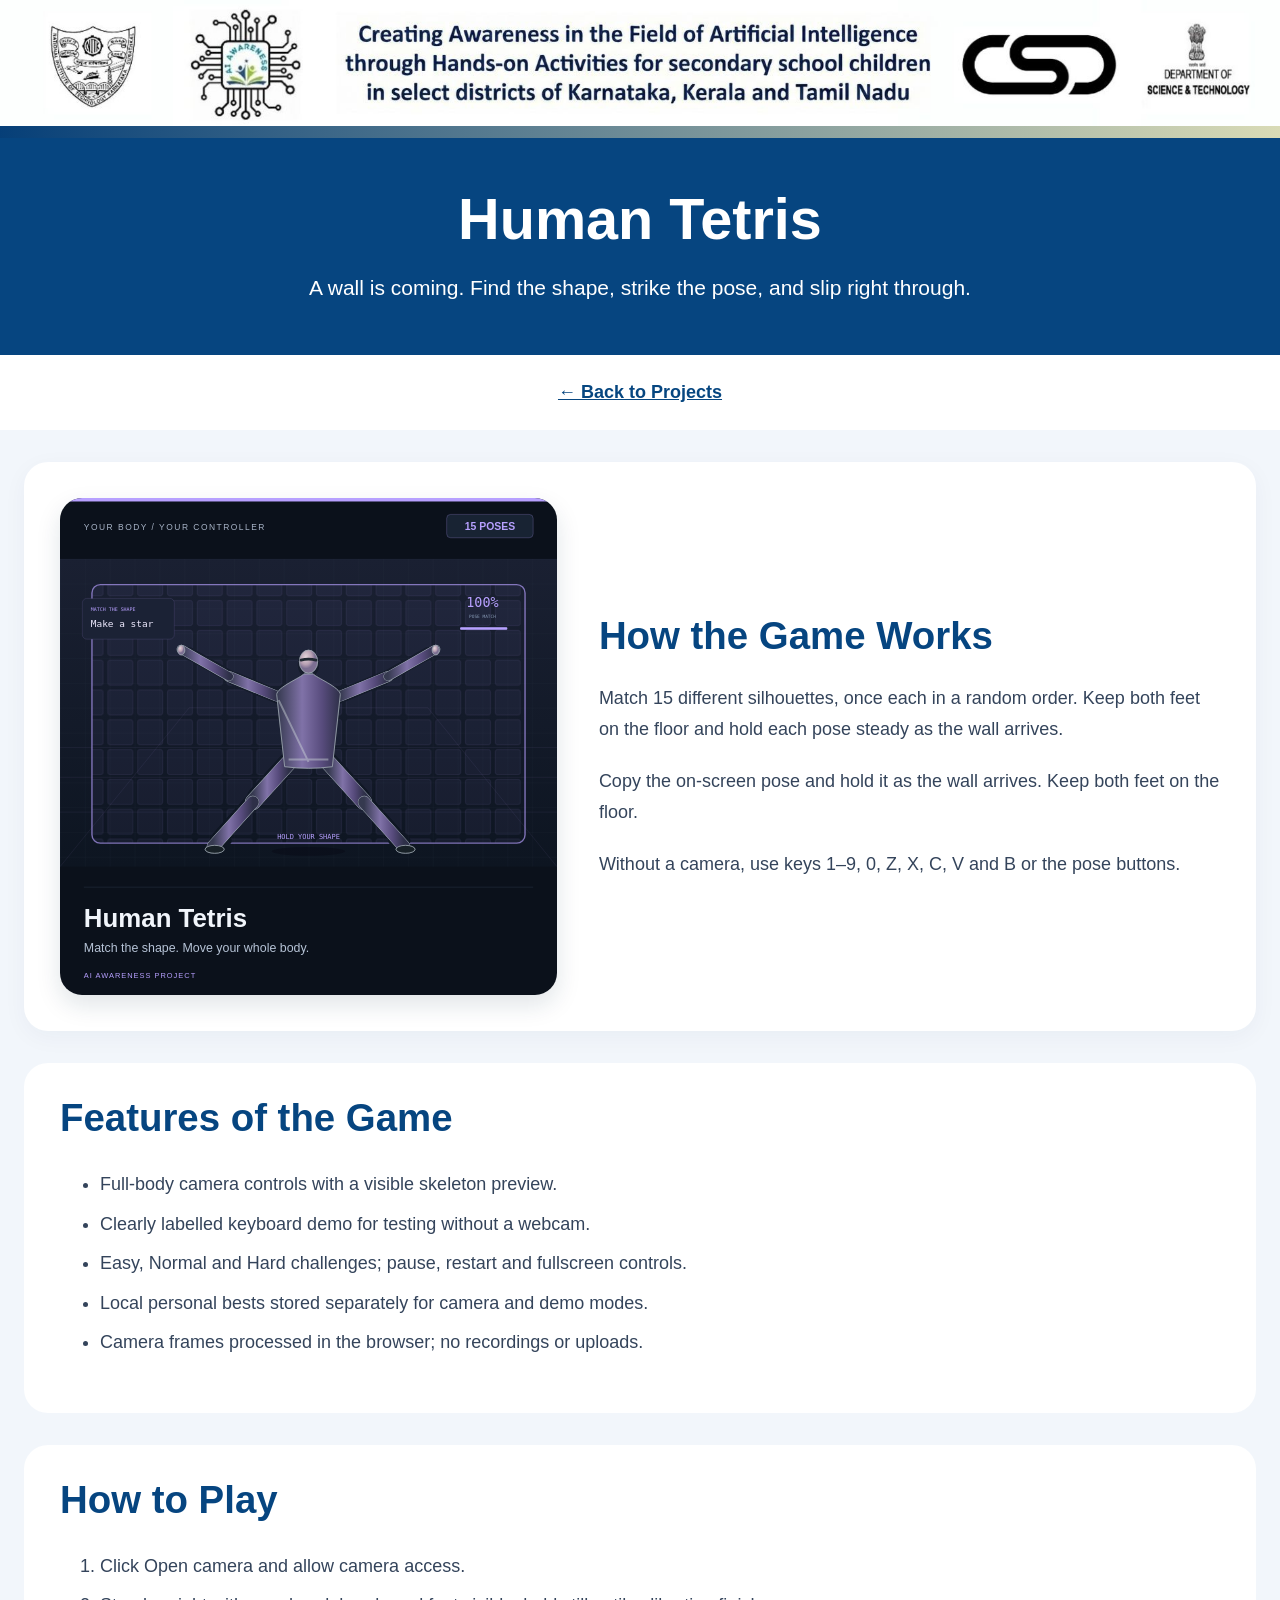
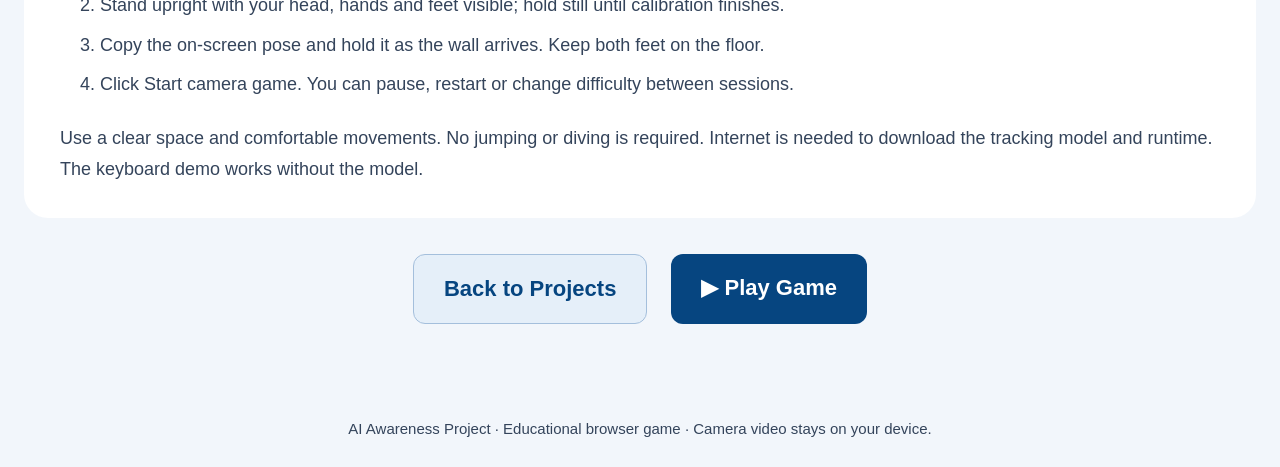
<file: index.html>
<!doctype html><html lang="en"><head><meta charset="utf-8"><meta name="viewport" content="width=device-width,initial-scale=1"><title>Human Tetris · AI Awareness Project</title><meta name="description" content="A wall is coming. Find the shape, strike the pose, and slip right through."><link rel="stylesheet" href="assets/details.css"></head><body><div class="institution"><img src="assets/ai-awareness-banner.jpg" alt="AI Awareness Project: hands-on activities for secondary school children in Karnataka, Kerala and Tamil Nadu, with institutional partners"></div><header class="hero"><h1>Human Tetris</h1><p>A wall is coming. Find the shape, strike the pose, and slip right through.</p></header><nav class="nav" aria-label="Project"><a href="https://ai-awareness-kkt.github.io/webpage/projects.html">← Back to Projects</a></nav><main><section class="feature" id="how-it-works"><img class="art" src="assets/project-thumbnail.svg" alt="Illustration of Human Tetris"><div><h2>How the Game Works</h2><p>Match 15 different silhouettes, once each in a random order. Keep both feet on the floor and hold each pose steady as the wall arrives.</p><p>Copy the on-screen pose and hold it as the wall arrives. Keep both feet on the floor.</p><p>Without a camera, use keys 1–9, 0, Z, X, C, V and B or the pose buttons.</p></div></section>


<section class="section"><h2>Features of the Game</h2><ul><li>Full-body camera controls with a visible skeleton preview.</li><li>Clearly labelled keyboard demo for testing without a webcam.</li><li>Easy, Normal and Hard challenges; pause, restart and fullscreen controls.</li><li>Local personal bests stored separately for camera and demo modes.</li><li>Camera frames processed in the browser; no recordings or uploads.</li></ul></section>
<section class="section" id="instructions"><h2>How to Play</h2><ol><li>Click Open camera and allow camera access.</li><li>Stand upright with your head, hands and feet visible; hold still until calibration finishes.</li><li>Copy the on-screen pose and hold it as the wall arrives. Keep both feet on the floor.</li><li>Click Start camera game. You can pause, restart or change difficulty between sessions.</li></ol><p>Use a clear space and comfortable movements. No jumping or diving is required. Internet is needed to download the tracking model and runtime. The keyboard demo works without the model.</p></section><div class="actions"><a class="button secondary" href="https://ai-awareness-kkt.github.io/webpage/projects.html">Back to Projects</a><a class="button" href="play.html">▶ Play Game</a></div></main><footer>AI Awareness Project · Educational browser game · Camera video stays on your device.</footer></body></html>
</file>
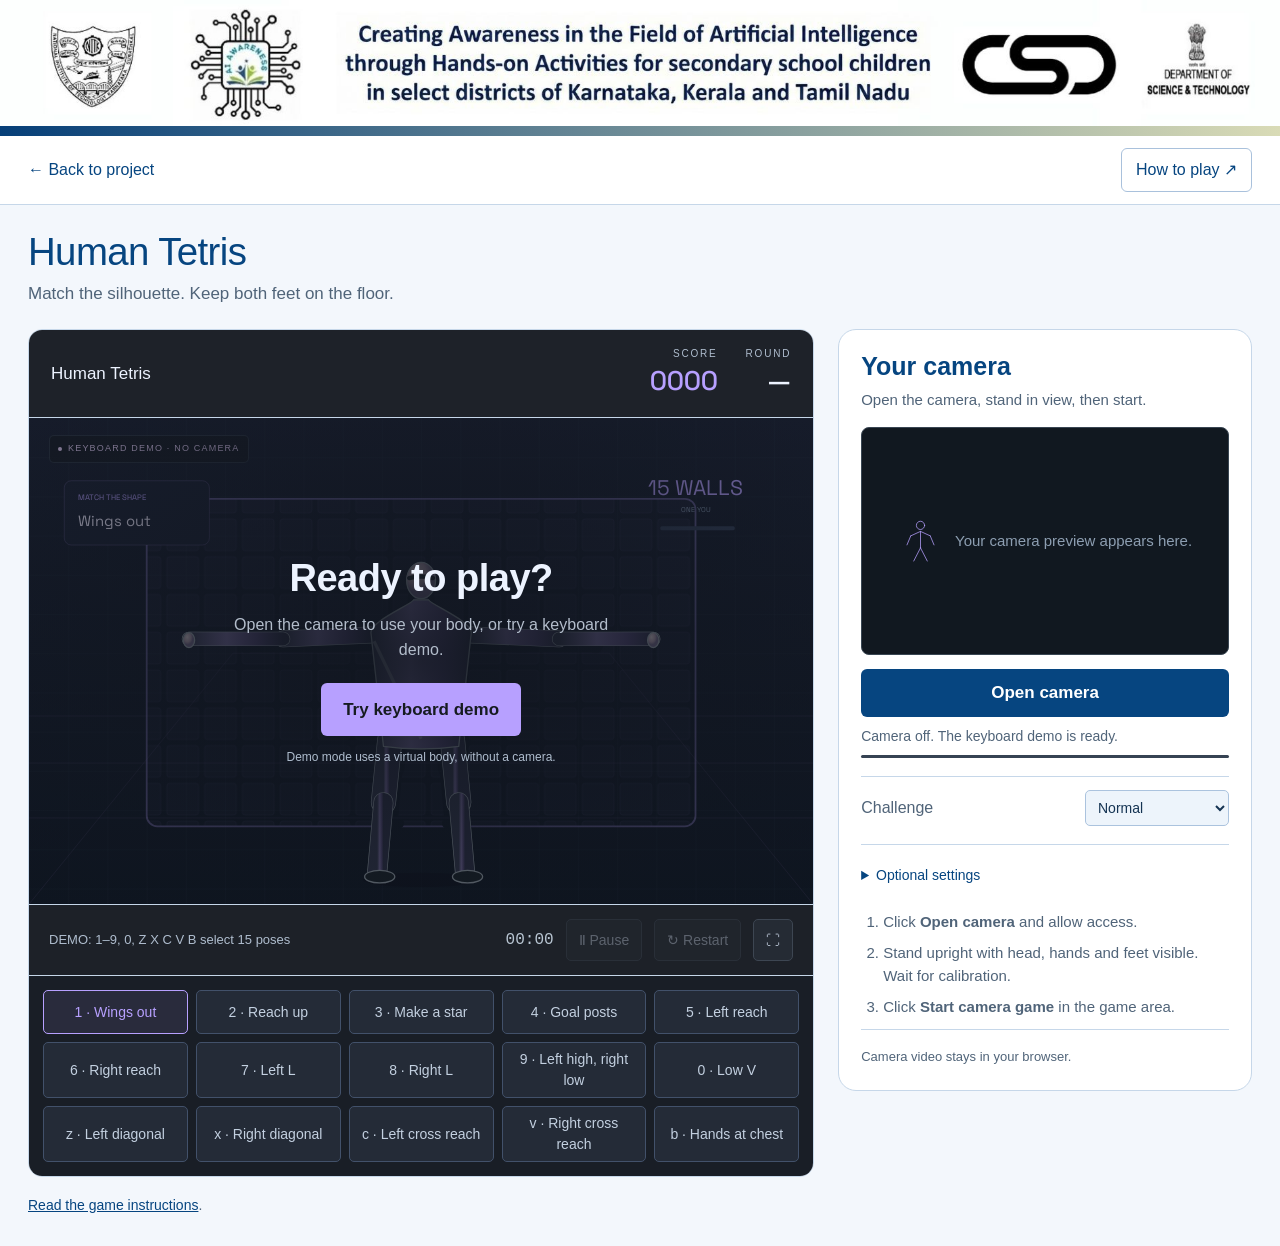
<file: play.html>
<!doctype html>
<html lang="en" data-game="tetris">
<head><meta charset="utf-8"><meta name="viewport" content="width=device-width, initial-scale=1"><meta name="theme-color" content="#b7a0ff"><meta name="description" content="A wall is coming. Find the shape, strike the pose, and slip right through."><title>Human Tetris · AI Awareness Project</title><link rel="stylesheet" href="assets/arcade.css"><link rel="stylesheet" href="assets/simple.css?v=20261103-3"></head>
<body>
<div class="institution"><img src="assets/ai-awareness-banner.jpg" alt="AI Awareness Project: hands-on activities for secondary school children in Karnataka, Kerala and Tamil Nadu, with institutional partners"></div><header class="site-header"><nav aria-label="Project"><a href="index.html" data-nav="tetris">← Back to project</a></nav><button class="help-button" id="help">How to play ↗</button></header>
<main class="game-shell">
  <section class="game-intro"><div><h1>Human Tetris</h1><p class="intro-copy">Match the silhouette. Keep both feet on the floor.</p></div></section>
  <div class="play-layout">
    <section class="play-panel" aria-label="Human Tetris game">
      <div class="scoreboard"><div class="game-name"><span class="tiny-square"></span><strong>Human Tetris</strong><span class="beta-label">BODY PLAY</span></div><div class="score-values"><div><span>SCORE</span><strong id="score">0000</strong></div><div><span id="round-label">ROUND</span><strong id="round">—</strong></div><div><span id="third-label">STREAK</span><strong id="third">0</strong></div></div></div>
      <div class="game-stage" id="stage"><svg id="scene" viewBox="0 0 1000 620" role="img" aria-label="Human Tetris arena"><title>Human Tetris interactive arena</title></svg><span class="mode-label" id="mode-label"><i></i> KEYBOARD DEMO · NO CAMERA</span><div class="arena-hint" id="arena-hint">ONE BODY. ENDLESS POSSIBILITIES.</div><div class="game-overlay" id="overlay"><div class="overlay-symbol">▦</div><p class="eyebrow" id="overlay-eyebrow">YOUR BODY. YOUR CONTROLLER.</p><h2 id="overlay-title">Ready to play?</h2><p id="overlay-copy">Open the camera to use your body, or try a keyboard demo.</p><button class="primary-button" id="start">Try keyboard demo</button><span class="overlay-note" id="overlay-note">Demo mode uses a virtual body, without a camera.</span></div><div class="event-toast" id="event-toast" role="status" hidden></div></div>
      <div class="game-bottom"><span id="round-hint">DEMO: 1–9, 0, Z X C V B select 15 poses</span><div><span id="elapsed">00:00</span><button class="quiet-button" id="pause" disabled>Ⅱ Pause</button><button class="quiet-button" id="restart" disabled>↻ Restart</button><button class="quiet-button" id="fullscreen" aria-label="Toggle fullscreen">⛶</button></div></div>
      <div class="touch-controls" id="touch-controls" aria-label="Demo controls"></div>
    </section>
    <aside class="side-panel">
      <section class="setup-card"><div class="card-heading"><h2>Your camera</h2><span class="ai-label">LIVE AI</span></div><p class="card-copy">Open the camera, stand in view, then start.</p><div class="camera-box"><video id="video" playsinline autoplay muted aria-label="Mirrored camera preview"></video><svg id="camera-skeleton" viewBox="0 0 1000 620" aria-hidden="true"></svg><div class="camera-placeholder" id="camera-placeholder"><svg viewBox="0 0 120 130" aria-hidden="true"><circle cx="60" cy="22" r="11"/><path d="M60 38v44M34 50l26-12 26 12M34 50l-10 24m62-24 10 24M60 82l-18 35m18-35 18 35"/></svg><span>Your camera preview appears here.</span></div><span class="live-pill" id="live-pill" hidden>● CAMERA ON</span></div><button id="camera" class="camera-button">Open camera</button><p class="tracking-status" id="tracking-status" role="status">Camera off. The keyboard demo is ready.</p><div class="calibration-track"><span id="calibration-bar"></span></div><div class="setup-row"><label for="difficulty">Challenge</label><select id="difficulty"><option value="easy">Easy · more time</option><option value="normal" selected>Normal</option><option value="hard">Hard · faster</option></select></div><details class="optional-settings"><summary>Optional settings</summary><label class="check-row"><input id="show-skeleton" type="checkbox" checked><span>Show body skeleton</span></label><button class="text-button" id="recalibrate" disabled>↻ Recalibrate standing position</button></details><ol class="camera-steps"><li>Click <strong>Open camera</strong> and allow access.</li><li>Stand upright with head, hands and feet visible. Wait for calibration.</li><li>Click <strong>Start camera game</strong> in the game area.</li></ol><p class="privacy">Camera video stays in your browser.</p></section>
      <section class="mission-card" hidden><p class="eyebrow">THE GAME PLAN</p><h2>Find your shape.</h2><p>Match 15 different silhouettes, once each in a random order. Keep both feet on the floor and hold each pose steady as the wall arrives.</p><div class="mission-divider"></div><div class="best-row"><span>PERSONAL BEST <small id="best-mode">KEYBOARD DEMO · NORMAL</small></span><strong id="best">0000</strong></div><p class="tip">Small adjustments count. Watch your wrists, elbows and feet.</p></section>
      <button class="learn-card" id="learn" hidden><span>✦</span><span>Behind the movement<small>See where AI meets game logic</small></span><span>↗</span></button>
    </aside>
  </div>
  <p class="simple-note"><a href="index.html">Read the game instructions</a>.</p>
</main>
<dialog id="help-dialog"><div class="dialog-top"><p class="eyebrow">WELCOME TO THE MOTION LAB</p><button class="quiet-button" id="close-help" aria-label="Close help">✕</button></div><h2>Human Tetris</h2><p>Match 15 different silhouettes, once each in a random order. Keep both feet on the floor and hold each pose steady as the wall arrives.</p><h3>Camera controls</h3><p>Copy the target silhouette with both feet on the floor. Follow raised-arm, low-V, diagonal and cross-body shapes. Keep both hands visible, including when bringing them near your chest. Left and right refer to the mirrored on-screen silhouette. Hold the match during the last moments before the wall reaches you. No jumping, single-leg balancing, spinning or floor poses are required. Enable tracking, stand upright with your whole body in view, and hold still for the calibration bar. Then start the game. Tracking loss pauses play; return to view and press Resume.</p><h3>Keyboard demo</h3><p>Use keys 1–9 and 0 for the first ten poses, then Z, X, C, V and B for the last five. You can also select any of the 15 pose buttons below the arena. Demo inputs animate a virtual body. They do not use AI or your camera.</p><h3>Good to know</h3><p>Play within a comfortable clear space. No jumping or diving is required. Camera mode needs Internet to load the model and HTTPS or localhost for camera permission. Scores are saved only in this browser, separately by game, mode and difficulty.</p></dialog>
<dialog id="restart-dialog"><div class="dialog-top"><p class="eyebrow">A FRESH ROUND?</p><button class="quiet-button" id="cancel-restart" aria-label="Cancel restart">✕</button></div><h2>Start over?</h2><p>Your current round progress will be reset. Your personal best is kept.</p><div class="dialog-actions"><button class="quiet-button" id="keep-playing">Keep this round</button><button class="primary-button" id="confirm-restart">Start fresh ↗</button></div></dialog>
<script type="module" src="assets/game.mjs?v=20261103-5"></script>
</body></html>
</file>
<file: assets/details.css>
*{box-sizing:border-box}body{margin:0;font:18px/1.75 Arial,sans-serif;color:#34445b;background:#f2f6fb}a{color:#064680}a:focus-visible,button:focus-visible{outline:3px solid #d89214;outline-offset:5px}.institution{background:white;border-bottom:12px solid transparent;border-image:linear-gradient(90deg,#063f78,#d9dbb6) 1}.institution img{display:block;width:100%;height:auto;max-width:1900px;margin:auto}.hero{background:#064580;color:white;text-align:center;padding:48px 24px}.hero h1{font-size:clamp(32px,4.5vw,60px);line-height:1.15;margin:0 0 18px}.hero p{max-width:850px;margin:auto;font-size:21px}.nav{display:flex;justify-content:center;gap:30px;flex-wrap:wrap;padding:22px;background:white}.nav a{font-weight:bold}main{max-width:1280px;margin:auto;padding:32px 24px}.feature{display:grid;grid-template-columns:1fr 1.25fr;align-items:center;gap:42px;padding:36px;background:white;border-radius:24px;box-shadow:0 6px 24px #16395b0b;margin-bottom:32px}.feature.reverse{grid-template-columns:1.25fr 1fr}.feature.reverse .art{order:2}.art{width:100%;border-radius:22px;box-shadow:0 10px 24px #12324a20}h2{font-size:clamp(27px,3vw,40px);line-height:1.2;color:#064580;margin:0 0 24px}h3{color:#064580}p{margin:0 0 20px}p:last-child{margin-bottom:0}.section{padding:32px 36px;background:white;border-radius:24px;margin-bottom:32px}.actions{display:flex;justify-content:center;gap:24px;flex-wrap:wrap;margin:36px 0}.button{display:inline-block;border-radius:12px;background:#064580;color:white;text-decoration:none;padding:15px 30px;font-size:22px;font-weight:bold}.button.secondary{background:#e5eff9;color:#064580;border:1px solid #a4bfdc}li{padding:4px 0}footer{text-align:center;padding:24px;font-size:15px}code{font-size:.9em}.cards{display:grid;grid-template-columns:repeat(3,1fr);gap:24px}.cards .feature{display:block;padding:24px}.cards h2{font-size:27px;margin-top:20px}.cards .button{font-size:18px}@media(max-width:750px){.feature,.feature.reverse{grid-template-columns:1fr;padding:24px;gap:24px}.feature.reverse .art{order:0}main{padding:24px 14px}.section{padding:24px}.hero{padding:32px 18px}.hero p{font-size:18px}.cards{grid-template-columns:1fr}.nav{gap:18px;font-size:16px}}
</file>
<file: assets/arcade.css>
@import url('https://fonts.googleapis.com/css2?family=DM+Sans:wght@400;500;600;700&family=Space+Grotesk:wght@400;500;600;700&display=swap');
:root{color-scheme:dark;--bg:#111317;--panel:#1a1d23;--line:#33373e;--text:#f1f1ec;--muted:#9dabb0;--accent:#b7a0ff;--accent-rgb:183,160,255;--serif:Georgia,serif;--font:'DM Sans',sans-serif}
html[data-game=goalkeeper]{--accent:#9cdeaa;--accent-rgb:156,222,170}html[data-game=laser]{--accent:#ffaf77;--accent-rgb:255,175,119}*{box-sizing:border-box}body{margin:0;background:var(--bg);color:var(--text);font:14px/1.5 var(--font)}button,input,select{font:inherit}button,a,input,select{outline-offset:4px}button:focus-visible,a:focus-visible,input:focus-visible,select:focus-visible{outline:2px solid var(--accent)}a{color:inherit;text-decoration:none}button{cursor:pointer;color:inherit}button:disabled{opacity:.4;cursor:default}button:not(:disabled):hover{filter:brightness(1.12)}button,select{transition:background .15s,border-color .15s}button:not(:disabled):active{transform:translateY(1px)}[hidden]{display:none!important}.site-header{max-width:1512px;margin:auto;min-height:100px;display:flex;align-items:center;justify-content:space-between;gap:20px;border-bottom:1px solid var(--line);padding:0 40px}.brand{display:flex;gap:10px;align-items:center}.brand-symbol{color:var(--accent);font-size:43px;line-height:1}.brand>span:last-child{font-family:'Space Grotesk',sans-serif;font-size:30px;line-height:1;font-weight:600;letter-spacing:-1.2px}.brand small{display:block;font-family:var(--font);font-size:6px;letter-spacing:2px;color:var(--muted);font-weight:500;margin-top:8px}.site-header nav{display:flex;align-items:center;gap:32px}.site-header nav a{font-family:monospace;font-size:9px;color:var(--muted);display:flex;align-items:center;gap:9px;padding:12px 0;border-bottom:1px solid transparent}.site-header nav a span{font-family:var(--font);font-size:11px}.site-header nav a.active{color:var(--accent);border-color:var(--accent)}.help-button{background:none;border:1px solid var(--line);border-radius:6px;padding:9px 13px;font-size:10px;color:var(--muted)}.help-button>span{margin-left:15px;color:var(--accent)}.game-shell{max-width:1512px;margin:auto;padding:0 40px}.game-intro{display:flex;justify-content:space-between;align-items:center;padding:36px 0 30px;gap:20px}.eyebrow{font-size:8px;letter-spacing:2px;color:var(--accent);display:flex;align-items:center;gap:8px;margin:0 0 12px;font-weight:600}.eyebrow i{width:15px;height:1px;background:var(--accent)}h1{font-family:'Space Grotesk',sans-serif;font-size:clamp(34px,4vw,58px);line-height:1.1;letter-spacing:-2px;font-weight:500;margin:0 0 14px}h1 em{font-family:var(--serif);font-weight:400;color:var(--accent)}.intro-copy{color:var(--muted);font-size:12px;line-height:1.8;margin:0}.game-index{font-family:'Space Grotesk',sans-serif;font-size:65px;color:#353b42;font-weight:400;line-height:1;letter-spacing:-3px}.game-index small{display:block;font-family:var(--font);font-size:7px;letter-spacing:2px;margin-top:8px;text-align:center;color:var(--muted)}.play-layout{display:grid;grid-template-columns:minmax(400px,1fr) 276px;gap:23px;align-items:start}.play-panel{border:1px solid var(--line);border-radius:14px;overflow:hidden;background:#161a21;min-width:0}.scoreboard{display:flex;justify-content:space-between;align-items:center;gap:20px;min-height:80px;padding:16px 25px;background:#1e2229;border-bottom:1px solid var(--line)}.game-name{display:flex;align-items:center;gap:9px;font-size:12px}.game-name strong{font-weight:500}.tiny-square{width:7px;height:7px;background:var(--accent);box-shadow:0 0 12px rgba(var(--accent-rgb),.3)}.beta-label{font-size:6px;letter-spacing:1px;color:var(--muted);border:1px solid #49505a;border-radius:3px;padding:3px 5px;margin-left:7px}.score-values{display:flex;gap:30px}.score-values>div{text-align:right;min-width:43px}.score-values span{display:block;font-size:6px;letter-spacing:1.8px;color:var(--muted)}.score-values strong{font-family:'Space Grotesk',monospace;font-size:22px;font-weight:500;font-variant-numeric:tabular-nums}.score-values>div:first-child strong{color:var(--accent)}.game-stage{position:relative;isolation:isolate;background:#10151e;aspect-ratio:1000/620;overflow:hidden}.game-stage>svg{width:100%;height:100%;display:block}.mode-label{position:absolute;left:20px;top:17px;font-size:7px;color:#d8c4ed;letter-spacing:1.2px;background:#171c26c9;border:1px solid #51607855;border-radius:5px;padding:6px 8px;display:flex;align-items:center;gap:6px}.mode-label i{width:4px;height:4px;border-radius:50%;background:currentColor}.mode-label.camera-mode{color:#a7e1b9}.arena-hint{position:absolute;bottom:17px;left:20px;right:20px;text-align:center;font-size:6px;letter-spacing:2px;color:#8699ad}.game-overlay{position:absolute;inset:0;display:flex;align-items:center;justify-content:center;flex-direction:column;text-align:center;background:radial-gradient(ellipse,#10151edc,#10151e65);padding:20px}.overlay-symbol{font-size:45px;line-height:1;color:var(--accent);margin-bottom:15px;text-shadow:0 0 30px rgba(var(--accent-rgb),.25)}.game-overlay h2{font-family:'Space Grotesk',sans-serif;font-size:clamp(30px,3vw,46px);line-height:1.15;letter-spacing:-1.7px;font-weight:500;margin:0 0 12px}.game-overlay>p:not(.eyebrow){max-width:340px;color:#b3bdcb;font-size:11px;line-height:1.8;margin:0 0 22px}.game-overlay .eyebrow{font-size:6px;letter-spacing:2px;margin-bottom:10px}.primary-button{display:flex;justify-content:center;align-items:center;gap:18px;background:var(--accent);color:#161b20;border:0;border-radius:6px;padding:12px 20px;font-size:11px;font-weight:600;min-width:180px}.overlay-note{font-size:7px;color:var(--muted);margin-top:12px}.game-bottom{display:flex;align-items:center;justify-content:space-between;gap:15px;padding:14px 20px;min-height:55px;background:#1d2128;border-top:1px solid var(--line);font-size:8px;color:var(--muted)}.game-bottom>div{display:flex;align-items:center;gap:12px}#elapsed{font-family:monospace;color:#b8c5d2;font-size:10px}.quiet-button{border:1px solid #3d4652;border-radius:5px;padding:6px 9px;background:#252b34;font-size:9px;color:#bac5d4}.event-toast{position:absolute;left:50%;bottom:45px;transform:translateX(-50%);background:#1c2936f2;border:1px solid var(--accent);box-shadow:0 8px 25px #0006;padding:11px 18px;color:var(--accent);font-size:12px;white-space:nowrap;border-radius:7px}.event-toast.bad{border-color:#ff8d8d;color:#ffb9b9}.touch-controls{display:flex;justify-content:center;gap:8px;padding:10px 15px;border-top:1px solid var(--line);background:#191e26;flex-wrap:wrap}.touch-controls button{min-height:31px;background:#242b37;border:1px solid #42516a;color:#c3d0e0;font-size:9px;padding:6px 12px;border-radius:5px;touch-action:none;user-select:none}.touch-controls button.active{border-color:var(--accent);color:var(--accent);background:rgba(var(--accent-rgb),.1)}.side-panel{display:flex;flex-direction:column;gap:15px}.setup-card,.mission-card{border:1px solid var(--line);border-radius:12px;padding:20px;background:linear-gradient(140deg,#20252d,#1b1f26)}.card-heading{display:flex;justify-content:space-between;align-items:center;gap:10px}.card-heading h2,.mission-card h2{font-family:'Space Grotesk',sans-serif;font-size:17px;font-weight:500;margin:0;letter-spacing:-.5px}.ai-label{font-size:6px;color:var(--accent);letter-spacing:1px;border:1px solid rgba(var(--accent-rgb),.3);padding:3px 5px;border-radius:3px}.card-copy{font-size:9px;color:var(--muted);margin:6px 0 15px}.camera-box{position:relative;aspect-ratio:1.55;background:#111820;border:1px solid #394653;border-radius:8px;overflow:hidden}.camera-box>video,.camera-box>svg{position:absolute;inset:0;width:100%;height:100%;object-fit:fill}.camera-box video{transform:scaleX(-1)}.camera-box>svg{pointer-events:none}.camera-placeholder{position:absolute;inset:0;display:flex;align-items:center;justify-content:center;gap:12px;color:#8d9eb1}.camera-placeholder>svg{width:49px;height:67px;fill:none;stroke:var(--accent);stroke-width:2;stroke-linecap:round}.camera-placeholder>span{font-family:var(--serif);font-size:11px;font-style:italic;line-height:1.6}.live-pill{position:absolute;top:7px;left:7px;padding:3px 5px;background:#111a20dc;font-size:6px;letter-spacing:1px;color:#b7ecc4;border-radius:3px}.camera-button{display:flex;align-items:center;justify-content:center;gap:7px;background:var(--accent);color:#15201c;border:0;border-radius:6px;padding:11px 9px;font-size:10px;font-weight:600;width:100%;margin-top:12px}.camera-button>span{margin-left:auto}.tracking-status{font-size:8px;color:var(--muted);line-height:1.6;min-height:26px;text-align:center;margin:9px 0 6px}.tracking-status.error{color:#ffb6aa}.calibration-track{height:3px;background:#364353;border-radius:5px;overflow:hidden;margin:7px 0 15px}.calibration-track>span{display:block;background:var(--accent);height:100%;width:0;transition:width .1s}.setup-row{display:flex;justify-content:space-between;align-items:center;gap:10px;border-top:1px solid var(--line);padding-top:13px;font-size:9px;color:var(--muted)}select{background:#171d25;border:1px solid #3e4856;color:var(--text);border-radius:5px;padding:5px 6px;font-size:9px;max-width:145px}.check-row{display:flex;align-items:center;gap:7px;font-size:9px;color:var(--muted);margin:12px 0 6px}.check-row input{accent-color:var(--accent)}.text-button{background:none;border:0;color:var(--muted);font-size:8px;padding:6px 0}.privacy{font-size:7px;color:#7e8e9c;line-height:1.8;text-align:center;border-top:1px solid var(--line);padding-top:12px;margin:10px 0 0}.mission-card .eyebrow{font-size:6px;letter-spacing:1.5px}.mission-card>p:not(.eyebrow){font-size:10px;line-height:1.8;color:var(--muted);margin:10px 0}.mission-divider{height:1px;background:var(--line);margin:17px 0}.best-row{display:flex;align-items:center;justify-content:space-between;font-size:6px;color:var(--muted);letter-spacing:1px}.best-row small{display:block;font-size:5px;letter-spacing:.5px;margin-top:4px}.best-row strong{font-family:'Space Grotesk',monospace;font-size:27px;font-weight:400;letter-spacing:-1px;color:var(--accent)}.mission-card p.tip{font-size:8px;color:#7e909f;margin-bottom:0}.learn-card{display:flex;align-items:center;gap:9px;width:100%;border:1px solid rgba(var(--accent-rgb),.25);background:rgba(var(--accent-rgb),.04);padding:13px 15px;border-radius:9px;color:var(--accent);font-size:10px;text-align:left}.learn-card>span:first-child{font-size:25px}.learn-card small{display:block;color:var(--muted);font-size:7px;margin-top:4px}.learn-card>span:last-child{margin-left:auto}.game-footer{display:flex;justify-content:space-between;align-items:center;gap:20px;min-height:80px;font-size:7px;letter-spacing:1px;color:#788895}.game-footer>span:nth-child(2){font-family:var(--serif);font-size:11px;font-style:italic;letter-spacing:0}.game-footer b{color:var(--accent);padding-left:5px}.game-footer a{font-size:8px;letter-spacing:0}.play-panel:fullscreen{display:flex;flex-direction:column;justify-content:center;align-items:center;background:var(--bg);padding:10px}.play-panel:fullscreen .game-stage{width:min(100%,calc(82vh * 1000 / 620));max-height:82vh;flex:none}.play-panel:fullscreen .scoreboard,.play-panel:fullscreen .game-bottom,.play-panel:fullscreen .touch-controls{width:min(100%,calc(82vh * 1000 / 620));flex:none}dialog{color:var(--text);background:#1e252f;border:1px solid #4a5668;border-radius:14px;padding:26px;max-width:610px;width:calc(100% - 32px);box-shadow:0 20px 100px #0008}dialog::backdrop{background:#080c13bb;backdrop-filter:blur(5px)}.dialog-top{display:flex;justify-content:space-between;align-items:center;gap:15px}.dialog-top .eyebrow{font-size:7px;margin:0}dialog h2{font-family:'Space Grotesk',sans-serif;font-size:30px;margin:20px 0 15px;font-weight:500}dialog h3{color:var(--accent);font-size:12px;font-weight:500;margin:20px 0 6px}dialog p{color:#a8b4c2;font-size:12px;line-height:1.8}.dialog-actions{display:flex;justify-content:flex-end;gap:10px;margin-top:23px}.dialog-actions .primary-button{min-width:0}
/* Hub */
.hub{max-width:1330px;margin:auto;padding:45px 40px}.hub-intro{display:flex;justify-content:space-between;align-items:end;gap:25px;margin-bottom:35px}.hub-intro h1{font-size:clamp(40px,5.2vw,72px);max-width:700px}.hub-intro p{max-width:400px;color:var(--muted);font-size:13px;line-height:1.8}.hub-note{font-family:monospace;font-size:9px;color:#81929f;text-align:right}.game-cards{display:grid;grid-template-columns:repeat(3,1fr);gap:20px}.game-card{display:block;border:1px solid #3d4551;background:#1a2029;border-radius:13px;overflow:hidden;transition:transform .2s,border-color .2s}.game-card:hover{transform:translateY(-4px);border-color:var(--card-color)}.game-card>img{width:100%;aspect-ratio:1.4;display:block;object-fit:cover;border-bottom:1px solid #3a4453}.game-card-content{padding:22px}.game-card .eyebrow{color:var(--card-color);font-size:7px;letter-spacing:1.4px}.game-card h2{font-family:'Space Grotesk',sans-serif;font-size:25px;font-weight:500;margin:0 0 10px;letter-spacing:-.8px}.game-card p{color:var(--muted);font-size:11px;line-height:1.8;min-height:59px}.card-play{display:flex;align-items:center;justify-content:space-between;color:var(--card-color);border-top:1px solid #36414d;padding-top:17px;margin-top:20px;font-size:11px}.hub-strip{display:flex;justify-content:space-between;gap:25px;padding:25px;border:1px solid #36414d;border-radius:10px;margin-top:25px}.hub-strip strong{font-family:'Space Grotesk',sans-serif;font-size:14px;font-weight:500}.hub-strip p{font-size:10px;color:var(--muted);margin:5px 0 0}.hub-strip>div{flex:1}.hub-footer{margin-top:35px;font-size:9px;line-height:1.8;color:var(--muted);text-align:center}.hub-footer a{color:var(--accent)}
@media(min-width:1550px){.site-header,.game-shell{padding-left:60px;padding-right:60px}.play-layout{grid-template-columns:minmax(500px,1fr) 300px}.setup-card,.mission-card{padding:23px}.scoreboard{min-height:85px}.score-values strong{font-size:26px}.score-values{gap:40px}.game-name{font-size:14px}.card-copy{font-size:10px}.camera-button{font-size:11px}.mission-card>p:not(.eyebrow){font-size:11px}.game-bottom{font-size:10px}.mode-label{font-size:8px}.arena-hint{font-size:7px}.game-intro{padding:42px 0 35px}}
@media(max-width:1000px){.site-header,.game-shell{padding-left:22px;padding-right:22px}.site-header nav{gap:18px}.play-layout{grid-template-columns:minmax(300px,1fr) 235px;gap:15px}.setup-card,.mission-card{padding:16px}.scoreboard{padding:13px 15px;gap:10px}.score-values{gap:15px}.score-values strong{font-size:19px}.beta-label{display:none}.game-name{font-size:10px}.game-bottom{padding:12px;flex-wrap:wrap;justify-content:center}.game-bottom>span{font-size:7px}.game-index{font-size:50px}.game-overlay h2{font-size:30px}.game-overlay>p:not(.eyebrow){font-size:10px;margin-bottom:15px}.overlay-symbol{font-size:30px;margin-bottom:10px}.primary-button{font-size:10px;padding:10px 15px}.hub{padding:30px 22px}.game-card-content{padding:17px}.game-card h2{font-size:21px}.game-cards{gap:15px}}
@media(max-width:760px){.site-header{min-height:86px;flex-wrap:wrap;padding-top:14px;padding-bottom:12px;gap:15px}.site-header nav{order:2;width:100%;justify-content:space-between;gap:8px}.site-header nav a{padding:5px 0}.brand>span:last-child{font-size:25px}.brand-symbol{font-size:35px}.site-header nav a span{font-size:10px}.play-layout{grid-template-columns:1fr}.game-intro{padding:26px 0 23px}.game-index{display:none}.intro-copy{font-size:11px}.side-panel{display:grid;grid-template-columns:1fr 1fr;align-items:start}.learn-card{grid-column:1/-1}.game-footer{flex-wrap:wrap;justify-content:center;gap:12px;padding:20px 0}.game-footer>span:nth-child(2){order:2;width:100%;text-align:center}.game-cards{grid-template-columns:1fr}.game-card{display:grid;grid-template-columns:42% 1fr}.game-card>img{height:100%;aspect-ratio:auto;border:0;border-right:1px solid var(--line)}.game-card p{min-height:0}.hub-intro{display:block}.hub-note{display:none}.hub-strip{flex-direction:column;gap:20px}.score-values{gap:25px}.game-name{font-size:12px}.scoreboard{padding:15px 20px}.game-overlay h2{font-size:clamp(25px,6vw,40px)}.mode-label{font-size:6px;left:10px;top:10px;padding:4px 6px}.arena-hint{font-size:5px;bottom:10px}.event-toast{font-size:10px;max-width:90%;white-space:normal;text-align:center}}
@media(max-width:450px){.game-shell,.site-header{padding-left:13px;padding-right:13px}h1{font-size:34px;letter-spacing:-1.5px}.side-panel{grid-template-columns:1fr}.setup-card{display:grid;grid-template-columns:1fr 1fr;column-gap:14px}.card-heading,.card-copy,.setup-card .privacy{grid-column:1/-1}.camera-box{grid-row:3/7;align-self:start;aspect-ratio:1.1}.camera-button{grid-column:2;grid-row:3;margin-top:0;font-size:8px;padding:10px 5px}.tracking-status{grid-column:2;grid-row:4;font-size:7px}.calibration-track{grid-column:2;grid-row:5}.setup-row{grid-column:1/-1;margin-top:10px}.check-row{grid-column:1}.text-button{grid-column:2}.score-values{gap:15px}.scoreboard{padding:12px}.game-name{font-size:10px}.score-values strong{font-size:18px}.score-values span{font-size:5px}.score-values>div{min-width:32px}.overlay-symbol{display:none}.game-overlay h2{font-size:25px;letter-spacing:-1px}.game-overlay>p:not(.eyebrow){font-size:9px;max-width:260px;line-height:1.6;margin-bottom:12px}.game-overlay .eyebrow{font-size:5px}.overlay-note{font-size:6px}.game-overlay{padding:18px 12px}.primary-button{font-size:9px;padding:9px 13px;min-width:160px}.touch-controls{gap:5px}.touch-controls button{padding:6px 8px;font-size:8px}.game-card{display:block}.game-card>img{aspect-ratio:1.7;height:auto;border-bottom:1px solid var(--line)}.hub{padding:25px 15px}.hub-intro h1{font-size:43px}.hub-intro p{font-size:12px}.hub-strip{padding:20px}.event-toast{bottom:27px}}
@media(prefers-reduced-motion:reduce){*,*:before,*:after{transition:none!important;animation:none!important}}

/* School website presentation: retain each game's contrasting themed arena. */
:root{color-scheme:light;--bg:#f3f7fc;--text:#153453;--muted:#506479;--line:#c6d7e9;--font:Arial,sans-serif}
body{font-size:16px}.institution{background:#fff;border-bottom:10px solid transparent;border-image:linear-gradient(90deg,#063f78,#d9dbb6) 1}.institution img{width:100%;height:auto;display:block;max-width:1900px;margin:auto}.site-header{background:white;max-width:none;min-height:72px;flex-wrap:wrap;padding:16px 32px}.site-header nav{gap:28px}.site-header nav a,.site-header nav a span{font:16px Arial,sans-serif;color:#064580}.site-header nav a.active{color:#064580;border-color:#064580}.help-button{font-size:16px;color:#064580;border-color:#a9c1dc;padding:10px 15px}.game-shell{max-width:1600px;padding:0 28px}.game-intro{background:#064580;color:white;margin:0 -28px 30px;padding:30px 28px}.game-intro .eyebrow{color:#c3deff;font-size:11px}.game-intro h1{font-family:Arial,sans-serif;font-size:clamp(30px,3.6vw,50px);letter-spacing:-1px}.game-intro h1 em{color:white;font:inherit}.intro-copy{font-size:17px;color:#e1ecfa}.game-index{display:none}.play-layout{grid-template-columns:minmax(0,1.7fr) minmax(300px,1fr);gap:28px}.play-panel{background:white;--muted:#afbdce;--text:#edf3ff;color:var(--text)}.scoreboard{padding:20px}.game-name{font-size:16px}.score-values span{font-size:10px}.score-values strong{font-size:28px}.game-bottom{font-size:13px;flex-wrap:wrap}.game-bottom>span{font-size:13px}.quiet-button{font-size:14px;padding:9px 12px;min-height:42px}#elapsed{font-size:16px}.touch-controls button{font-size:14px;min-height:44px}.game-overlay h2{font-size:clamp(25px,3vw,42px)}.game-overlay>p:not(.eyebrow){font-size:15px;max-width:440px}.game-overlay .eyebrow{font-size:10px}.primary-button{font-size:17px;padding:14px 22px;min-height:48px}.overlay-note{font-size:12px}.mode-label{font-size:10px}.arena-hint{font-size:9px}.setup-card,.mission-card{background:#fff;padding:24px;border-color:#c6d7e9;border-radius:18px}.card-heading h2,.mission-card h2{font:700 25px Arial,sans-serif;color:#064580;letter-spacing:0}.ai-label{color:#064580;border-color:#c6d7e9;font-size:10px}.card-copy{font-size:15px}.camera-box{aspect-ratio:1000/620}.camera-placeholder>span{font:16px Arial,sans-serif}.camera-button{background:#064580;color:white;font-size:17px;min-height:48px}.tracking-status{font-size:14px}.tracking-status.error{color:#a12323}.setup-row,.check-row{font-size:15px}select{background:#edf4fb;color:#153453;border-color:#abc3de;font-size:14px;max-width:180px;padding:8px}.text-button{font-size:14px;color:#064580}.privacy{font-size:13px;color:#506479}.mission-card .eyebrow{font-size:11px;color:#064580}.mission-card>p:not(.eyebrow){font-size:16px}.mission-card p.tip{font-size:14px;color:#506479}.best-row{font-size:11px}.best-row small{font-size:10px}.best-row strong{color:#064580}.learn-card{background:#e7f0fb;color:#064580;font-size:16px;border-color:#b3cce6}.learn-card small{font-size:13px}.game-footer,.game-footer a{font-size:13px}.game-footer>span:nth-child(2){font-size:15px}dialog{background:white;color:#153453;border-color:#bfd1e5}dialog p{color:#506479;font-size:16px}dialog h3{color:#064580;font-size:18px}.dialog-top .eyebrow{color:#064580;font-size:11px}.dialog-actions{flex-wrap:wrap}dialog .primary-button{background:#064580;color:white}
@media(max-width:900px){.play-layout{grid-template-columns:1fr}.side-panel{display:grid;grid-template-columns:1fr 1fr;gap:20px}.learn-card{grid-column:1/-1}.scoreboard{flex-wrap:wrap}.site-header nav{width:auto;order:0}.setup-card{display:block}.camera-box{aspect-ratio:1000/620}.camera-button{margin-top:12px}}@media(max-width:600px){.side-panel{display:flex}.game-shell{padding:0 14px}.game-intro{margin:0 -14px 22px;padding:24px 14px}.site-header{padding:16px;gap:16px}.site-header nav{gap:18px;flex-wrap:wrap}.mode-label{font-size:8px;left:8px;top:8px}.arena-hint{font-size:7px}.overlay-symbol,.game-overlay .eyebrow{display:none}.game-overlay>p:not(.eyebrow){font-size:12px;line-height:1.45;margin-bottom:10px}.game-overlay h2{font-size:25px;letter-spacing:-.5px}.game-overlay{padding:25px 10px 10px}.overlay-note{font-size:10px;margin-top:6px}.primary-button{font-size:14px;padding:10px 14px;min-height:42px}.score-values strong{font-size:25px}.score-values span{font-size:9px}.game-name{font-size:15px}.game-bottom>div{flex-wrap:wrap}.game-bottom{justify-content:center}}
</file>
<file: assets/simple.css>
/* Simple play layout. Educational explanations live on index.html. */
.site-header{min-height:60px;padding:12px 28px;justify-content:space-between}.site-header nav a{font-size:16px}.site-header nav a.active{border:0}.help-button{padding:9px 14px;min-height:42px}.help-button span{display:none}.game-intro{background:none;color:#064580;margin:0;padding:26px 0 22px}.game-intro h1{font-size:clamp(28px,3vw,42px);margin:0 0 8px;letter-spacing:-.6px}.intro-copy{color:#506479;font-size:17px;line-height:1.5}.game-intro .eyebrow,.game-index,.overlay-symbol,.game-overlay .eyebrow,.beta-label,.tiny-square,.ai-label,.mission-card,.learn-card,.game-footer{display:none}.play-layout{grid-template-columns:minmax(0,1.9fr) minmax(290px,1fr);gap:24px}.side-panel{display:block}.setup-card{padding:22px;display:block;background:white}.card-heading h2{font-size:25px}.card-copy{font-size:15px;margin:8px 0 16px}.camera-placeholder>svg{width:45px}.camera-placeholder>span{font:15px/1.6 Arial,sans-serif}.camera-placeholder{padding:12px}.camera-button{font-size:17px;margin-top:14px}.tracking-status{min-height:0;text-align:left;font-size:14px;line-height:1.55}.setup-row{margin-top:18px;font-size:16px}.privacy{font-size:13px;text-align:left;padding-top:15px}.camera-steps{margin:18px 0 0;padding-left:22px;color:#506479;font-size:15px;line-height:1.55}.camera-steps li{margin:8px 0}.optional-settings{margin-top:18px;border-top:1px solid #c6d7e9;padding-top:14px;color:#506479;font-size:14px}.optional-settings summary{cursor:pointer;color:#064580;padding:6px 0}.optional-settings .check-row{font-size:14px}.optional-settings .text-button{font-size:14px}.scoreboard{min-height:70px;padding:16px 22px}.score-values{gap:28px}.game-name{font-size:17px}.score-values strong{font-size:27px}.score-values span{font-size:10px}.game-overlay h2{font:700 clamp(26px,3vw,38px)/1.2 Arial,sans-serif;letter-spacing:-.5px}.game-overlay>p:not(.eyebrow){font-size:16px;max-width:390px;line-height:1.55;margin-bottom:20px}.primary-button{font-size:17px;font-weight:bold;min-height:48px}.overlay-note{font-size:12px}.arena-hint{display:none}.game-bottom{gap:10px}.game-bottom>span{font-size:13px;line-height:1.5;max-width:320px}.touch-controls{justify-content:flex-start;gap:8px;padding:14px}.touch-controls button{font-size:14px;min-height:44px;flex:1 1 140px}.mode-label{font-size:9px}.quiet-button{min-height:42px}.simple-note{font-size:14px;color:#506479;margin:18px 0 30px}.simple-note a{color:#064580;text-decoration:underline}html:not([data-game=laser]) .score-values>div:last-child{display:none}.game-overlay .primary-button{margin:0 auto}.play-panel:fullscreen .touch-controls button{flex:0 1 auto}@media(max-width:900px){.play-layout{grid-template-columns:1fr}.side-panel{display:block}.setup-card{max-width:none}.camera-box{max-width:500px}.game-overlay>p:not(.eyebrow){font-size:15px}.site-header nav{width:auto;order:0}.site-header{gap:14px}}@media(max-width:600px){.site-header{padding:12px 14px}.site-header nav a,.help-button{font-size:14px}.game-intro{padding:22px 0 18px}.intro-copy{font-size:16px}.game-overlay{padding:30px 12px 12px}.game-overlay h2{font-size:27px}.game-overlay>p:not(.eyebrow){font-size:13px;margin-bottom:12px;line-height:1.4;max-width:300px}.game-overlay .primary-button{font-size:14px;min-height:42px;padding:10px 14px}.overlay-note{font-size:10px}.touch-controls button{flex-basis:125px;font-size:13px}.scoreboard{padding:14px;gap:12px}.game-name{font-size:15px}.score-values{gap:18px}.score-values strong{font-size:24px}.game-bottom{padding:12px}.game-bottom>div{gap:8px}.game-bottom>span{max-width:none}.setup-card{padding:20px}.mode-label{font-size:8px}}

/* Fullscreen arena with the existing camera feed in a compact inset. */
.fullscreen-camera-toggle {
  display: none;
}
.play-layout:fullscreen {
  display: block;
  width: 100vw;
  height: 100dvh;
  padding: 0;
  background: #10151e;
  overflow: hidden;
}
.play-layout:fullscreen .play-panel {
  display: flex;
  flex-direction: column;
  align-items: stretch;
  width: 100%;
  height: 100%;
  border: 0;
  border-radius: 0;
  overflow: hidden;
}
.play-layout:fullscreen .game-stage {
  flex: 1 1 0;
  min-height: 0;
  width: 100%;
  aspect-ratio: auto;
}
.play-layout:fullscreen .scoreboard,
.play-layout:fullscreen .game-bottom,
.play-layout:fullscreen .touch-controls,
.play-layout:fullscreen .encounter-bar,
.play-layout:fullscreen .ability-bar {
  flex: 0 0 auto;
}
.play-layout:fullscreen .scoreboard {
  min-height: 54px;
  padding: 8px 16px;
}
.play-layout:fullscreen .game-bottom {
  padding: 7px 12px;
  gap: 8px;
}
.play-layout:fullscreen .game-bottom > span {
  font-size: 12px;
}
.play-layout:fullscreen .quiet-button {
  min-height: 36px;
  padding: 6px 9px;
}
.play-layout:fullscreen .touch-controls {
  padding: 7px 12px;
  gap: 6px;
}
.play-layout:fullscreen .touch-controls button {
  flex: 1 1 100px;
  min-height: 36px;
  font-size: 12px;
}
.play-layout:fullscreen .encounter-bar {
  padding: 8px 14px;
}
.play-layout:fullscreen .ability-bar {
  margin: 0;
  padding: 7px 12px;
}
.play-layout:fullscreen .side-panel,
.play-layout:fullscreen .setup-card {
  display: contents;
}
.play-layout:fullscreen .side-panel > :not(.setup-card),
.play-layout:fullscreen .setup-card > :not(.camera-box) {
  display: none;
}
.play-layout:fullscreen .camera-box {
  position: fixed;
  z-index: 10;
  left: max(12px, env(safe-area-inset-left));
  bottom: var(--fullscreen-preview-bottom, 12px);
  width: var(--fullscreen-preview-width, 180px);
  max-width: none;
  height: auto;
  aspect-ratio: 1000 / 620;
  margin: 0;
  border: 2px solid #dce3eb;
  border-radius: 10px;
  box-shadow: 0 6px 24px #0008;
}
.play-layout:fullscreen .camera-placeholder {
  padding: 5px 5px 28px;
  gap: 2px;
}
.play-layout:fullscreen .camera-placeholder > svg {
  width: 23px;
}
.play-layout:fullscreen .camera-placeholder > span {
  font: 10px/1.2 Arial, sans-serif;
}
.play-layout:fullscreen .live-pill {
  top: 5px;
  left: 5px;
  right: auto;
  font-size: 8px;
  padding: 2px 4px;
}
.play-layout:fullscreen .fullscreen-camera-toggle {
  display: block;
  position: absolute;
  z-index: 1;
  right: 5px;
  bottom: 5px;
  min-height: 22px;
  padding: 3px 6px;
  border: 1px solid #8599b0;
  border-radius: 4px;
  background: #102235e8;
  color: white;
  font: 11px/1.2 Arial, sans-serif;
}
@media (max-height: 500px) {
  .play-layout:fullscreen .ability-bar {
    grid-template-columns: 1fr 1fr;
  }
  .play-layout:fullscreen .stance-bar,
  .play-layout:fullscreen .focus-control {
    gap: 4px;
  }
  .play-layout:fullscreen .stance-button {
    min-height: 30px;
    padding: 4px 7px;
    font-size: 10px;
  }
  .play-layout:fullscreen #focus-help {
    display: none;
  }
}

@media (max-height: 500px) {
  .play-layout:fullscreen .scoreboard {
    min-height: 44px;
    padding: 4px 12px;
  }
  .play-layout:fullscreen .score-values strong {
    font-size: 18px;
  }
  .play-layout:fullscreen .score-values span {
    font-size: 8px;
  }
  .play-layout:fullscreen .encounter-bar {
    padding: 4px 12px;
  }
  .play-layout:fullscreen #chapter-label {
    font-size: 9px;
  }
  .play-layout:fullscreen #encounter-title {
    font-size: 12px;
  }
  .play-layout:fullscreen .game-bottom {
    justify-content: flex-end;
    padding: 4px 10px;
  }
  .play-layout:fullscreen .game-bottom > span {
    display: none;
  }
  .play-layout:fullscreen .quiet-button {
    min-height: 28px;
    padding: 3px 7px;
    font-size: 12px;
  }
  .play-layout:fullscreen .ability-bar {
    padding: 4px 10px;
    gap: 6px;
  }
  .play-layout:fullscreen .stance-bar,
  .play-layout:fullscreen .focus-control {
    padding: 4px;
    gap: 2px;
  }
  .play-layout:fullscreen .stance-button {
    min-height: 26px;
    padding: 3px 6px;
  }
  .play-layout:fullscreen .touch-controls {
    padding: 4px 10px;
    gap: 4px;
  }
  .play-layout:fullscreen .touch-controls button {
    flex-basis: 64px;
    min-width: 0;
    min-height: 28px;
    padding: 3px 5px;
    font-size: 10px;
  }
  .play-layout:fullscreen .game-overlay {
    padding: 8px;
  }
  .play-layout:fullscreen .game-overlay h2 {
    font-size: 20px;
    margin-bottom: 6px;
  }
  .play-layout:fullscreen .game-overlay > p:not(.eyebrow) {
    font-size: 12px;
    margin-bottom: 6px;
  }
  .play-layout:fullscreen .game-overlay .primary-button {
    min-height: 32px;
    padding: 6px 10px;
    font-size: 12px;
  }
  .play-layout:fullscreen .overlay-note {
    display: none;
  }
}
</file>
